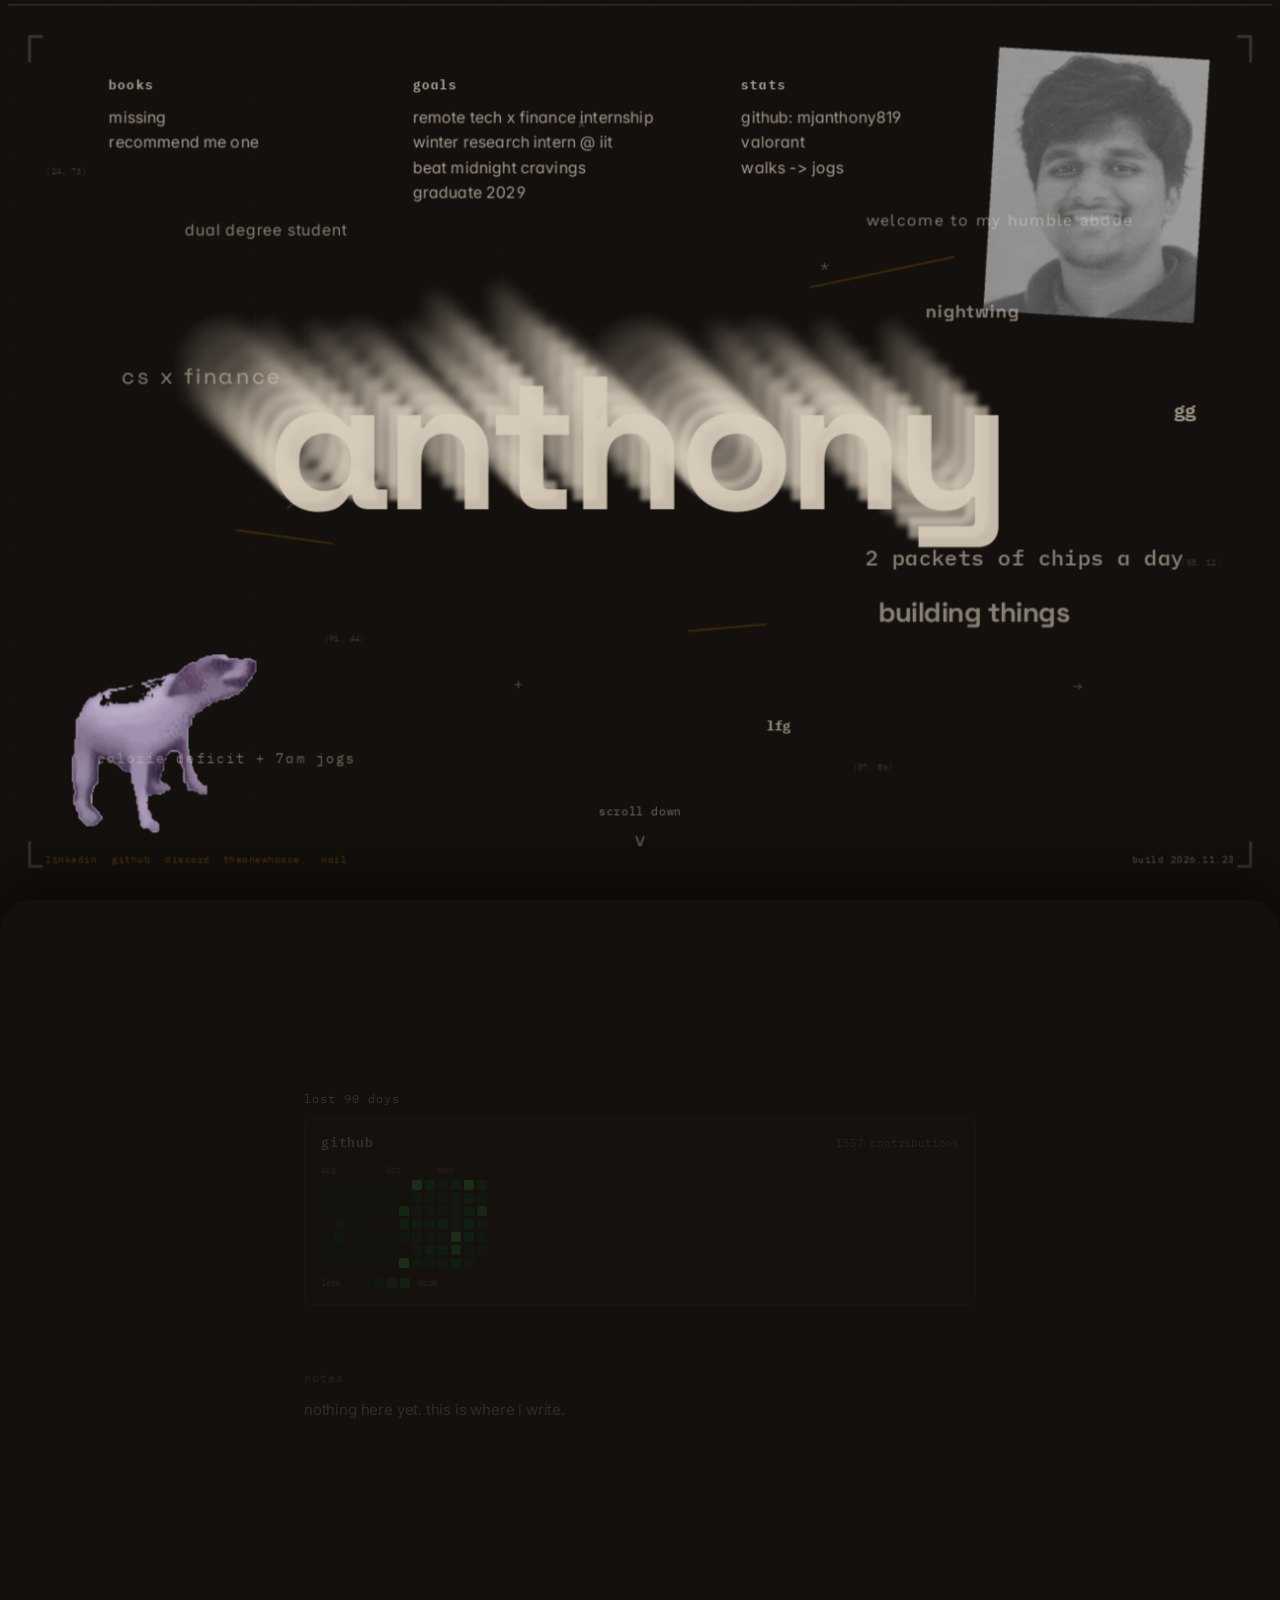
<file: index.html>
<!doctype html><html><head><meta charset="utf-8"><meta name="viewport" content="width=device-width,initial-scale=1"></head><body><div id="root"></div><script>const configuration={"documents":["assets/2L3TNOC4.woff2","assets/6HBTCF3E.woff2","assets/7UAGB34N.woff2","assets/DCUCO6EG.woff2","assets/E34RMFMI.woff2","assets/EDUFJISK.woff2","assets/ESVYJHOG.woff2","assets/GWBPHQBQ.woff2","assets/KZYIEKM3.woff2","assets/PQNVRRKH.otf","assets/RK4X2PXO.woff2","assets/WM77GZQE.ttf","assets/ZITNQAWX.woff2"],"hasStyles":true,"host":"https://mjanthony819.github.io/anthony","lease":"[base64].8kdNP8FkzjYmYUe32zMFUuT2vopzOUCE5cESq7DmwWY","origin":"https://files.instinct.com"};
(() => {
 let lease = configuration.lease;
 const started = performance.now();
 let leaseReceived = started;
 let renewed = [];
 const media = new WeakMap();
 const imageStyle = document.createElement('style');
 imageStyle.textContent = 'img[data-instinct-loading]{background:linear-gradient(90deg,var(--ds-hairline,#eae9ea) 25%,var(--ds-page,#fbfafa) 50%,var(--ds-hairline,#eae9ea) 75%);background-size:200% 100%;animation:instinct-image-loading 1.6s ease-in-out infinite;color:transparent}@keyframes instinct-image-loading{to{background-position:-200% 0}}@media(prefers-reduced-motion:reduce){img[data-instinct-loading]{animation:none}}';
 document.head.append(imageStyle);
 // The shared app-shell stylesheet pins html, body and #root to a fixed viewport-height scroller; a File is a page whose root must grow with its content so the shell can size the frame to it. Its width is the frame's, so anything wider is clipped rather than scrolling the File sideways into blank space.
 const frameStyle = document.createElement('style');
 frameStyle.textContent = 'html,body,#root{position:static!important;height:auto!important;overflow:visible!important;overflow-x:clip!important;overscroll-behavior:auto!important}';
 document.head.append(frameStyle);
 const modalStyle = document.createElement('style');
 modalStyle.textContent = 'html[data-instinct-modal-viewport] dialog:modal{position:fixed!important;top:var(--instinct-modal-top)!important;bottom:var(--instinct-modal-bottom)!important;max-height:var(--instinct-modal-height)!important;margin-top:auto!important;margin-bottom:auto!important}html[data-instinct-modal-ack][data-instinct-modal-pending] dialog:modal,html[data-instinct-modal-ack][data-instinct-modal-pending] dialog:modal::backdrop{opacity:0!important;pointer-events:none!important}';
 document.head.append(modalStyle);
 const channel = crypto.randomUUID();
 const send = (type, value, details) => parent.postMessage({...details, source:'instinct-file', channel, type, value}, configuration.origin);
 const requests = new Map();
 const request = (method, params) => new Promise(resolve => {
   if (requests.size >= 32) { resolve({status:'unavailable'}); return; }
   const id = crypto.randomUUID();
   const timer = setTimeout(() => { requests.delete(id); resolve({status:'unknown'}); }, 20000);
   requests.set(id, result => { clearTimeout(timer); requests.delete(id); resolve(result); });
   send('request', {id, method, params});
 });
 const assetURL = value => {
   const url = new URL(value, configuration.host + '/');
   if (url.origin === configuration.host) url.searchParams.set('lease', lease);
   return url.href;
 };
 // A link to one of the File's own files (an imported PDF, a copied public/ file) rather than a route; the gateway lists them, since a route can have a dot too, such as /day/11.05.
 const documents = new Set(configuration.documents);
 const fileLink = anchor => {
   try {
     const url = new URL(anchor.getAttribute('href') || '', configuration.host + '/');
     return url.origin === configuration.host && documents.has(decodeURIComponent(url.pathname.slice(1))) ? url : null;
   } catch { return null; }
 };
 const fetchOriginal = window.fetch.bind(window);
 // detail is a runtime error's message, base64url-encoded into the path: the content edge and the API drop query strings before the gateway.
 const metric = (event, detail) => {
   let path = '/_instinct/' + event + '/' + Math.min(300000, Math.round(performance.now() - started));
   if (detail) path += '/' + btoa(String.fromCharCode(...new TextEncoder().encode(detail.slice(0, 200)))).replace(/\+/g, '-').replace(/\//g, '_').replace(/=+$/, '');
   void fetchOriginal(assetURL(path), {credentials:'omit'}).catch(() => {});
 };
 const waitForLease = () => new Promise(resolve => {
   const timer = setTimeout(() => { renewed = renewed.filter(callback => callback !== done); resolve(); }, 10000);
   const done = () => { clearTimeout(timer); resolve(); };
   renewed.push(done); send('renew', null);
 });
 window.fetch = async (input, init) => {
   const value = typeof input === 'string' ? input : input instanceof URL ? input.href : input.url;
   const url = new URL(value, configuration.host + '/');
   if (url.origin !== configuration.host) return fetchOriginal(input, init);
   const request = new Request(assetURL(url.href), input instanceof Request ? input : init);
   const options = {...init, credentials:'omit'};
   const response = await fetchOriginal(new Request(request.clone(), options));
   if (response.status !== 401) return response;
   await waitForLease();
   return fetchOriginal(new Request(assetURL(url.href), new Request(request, options)));
 };
 const styleAssets = new Map();
 const inlineStyles = new WeakMap();
 const materializeStyle = async css => {
   const replacements = new Map();
   await Promise.all([...css.matchAll(/url\(["']?([^)'"\s]+)["']?\)/g)].map(async ([, value]) => {
     const url = new URL(value, configuration.host + '/');
     if (value.startsWith('#') || url.origin !== configuration.host) return;
     const fragment = url.hash; url.hash = ''; url.searchParams.delete('lease');
     if (!styleAssets.has(url.href)) {
       styleAssets.set(url.href, window.fetch(url.href).then(response => {
         if (!response.ok) throw new Error('Style asset unavailable');
         return response.blob();
       }).then(blob => URL.createObjectURL(blob)));
     }
     replacements.set(value, await styleAssets.get(url.href) + fragment);
   }));
   return css.replace(/url\(["']?([^)'"\s]+)["']?\)/g, (match, value) => replacements.has(value) ? 'url("' + replacements.get(value) + '")' : match);
 };
 // Reused images (for example a product photo in a newly opened dialog) have no intrinsic size until they decode again.
 const imageSizes = new Map(), imageRatioHints = new WeakMap();
 const reserveImageSpace = element => {
   const source = element.getAttribute('src');
   const hint = imageRatioHints.get(element);
   if (hint && hint.source === source && element.style.aspectRatio === hint.ratio && !element.complete && !element.srcset && element.parentElement?.tagName !== 'PICTURE' && element.closest('dialog')) return;
   if (hint && element.style.aspectRatio === hint.ratio) element.style.setProperty('aspect-ratio', hint.previous, hint.priority);
   imageRatioHints.delete(element);
   if (!source || element.srcset || element.parentElement?.tagName === 'PICTURE') return;
   const url = new URL(source, configuration.host + '/');
   if (url.origin !== configuration.host) return;
   url.searchParams.delete('lease');
   if (element.complete && element.naturalWidth > 0) {
     imageSizes.set(url.href, element.naturalWidth + ' / ' + element.naturalHeight);
     return;
   }
   const size = imageSizes.get(url.href);
   if (!size || !element.closest('dialog') || element.hasAttribute('width') || element.hasAttribute('height') || getComputedStyle(element).aspectRatio !== 'auto') return;
   const ratio = 'auto ' + size;
   const previous = element.style.aspectRatio, priority = element.style.getPropertyPriority('aspect-ratio');
   element.style.setProperty('aspect-ratio', ratio, priority);
   imageRatioHints.set(element, {source, ratio: element.style.aspectRatio, previous, priority});
 };
 const rewrite = element => {
   if (!element.isConnected || element instanceof HTMLScriptElement) return;
   // The shell sizes this frame to its content, so native lazy loading waits for the parent page to scroll each image into view and it pops in late.
   if (element instanceof HTMLImageElement) { if (element.loading === 'lazy') element.loading = 'eager'; reserveImageSpace(element); element.toggleAttribute('data-instinct-loading', !element.complete); }
   if (element instanceof HTMLAnchorElement) {
     try {
       const url = new URL(element.getAttribute('href') || '', configuration.host + '/');
       if ((url.origin !== configuration.host && ['https:', 'http:', 'mailto:', 'tel:'].includes(url.protocol)) || fileLink(element)) {
         element.target = '_blank';
         element.rel = 'noopener noreferrer';
       }
     } catch {}
   }
   for (const attribute of ['src', 'href', 'poster']) {
     if (element instanceof HTMLAnchorElement && attribute === 'href') continue;
     const value = element.getAttribute(attribute);
     const current = media.get(element);
     if (attribute === 'src' && current && value !== current.url && value !== current.source) {
       if (current.url) URL.revokeObjectURL(current.url); media.delete(element);
     }
     if (!value || value.startsWith('#')) continue;
     const url = new URL(value, configuration.host + '/');
     if (url.origin !== configuration.host || element instanceof HTMLAnchorElement) continue;
     if (attribute === 'src' && (element instanceof HTMLMediaElement || element instanceof HTMLSourceElement && element.parentElement instanceof HTMLMediaElement)) {
       if (current?.source === value) {
         if (current.url) element.setAttribute('src', current.url);
         continue;
       }
       const pending = {source:value}; media.set(element, pending);
       void window.fetch(value).then(response => { if (!response.ok) throw new Error('Media unavailable'); return response.blob(); }).then(blob => {
         if (media.get(element) !== pending || !element.isConnected) return;
         pending.url = URL.createObjectURL(blob); element.setAttribute('src', pending.url);
         if (element instanceof HTMLSourceElement) element.parentElement.load();
       }).catch(() => send('load-failed', null));
       continue;
     }
     const next = assetURL(value);
     if (value !== next) element.setAttribute(attribute, next);
   }
   const srcset = element.getAttribute('srcset');
   if (srcset && !srcset.includes('data:')) {
     const next = srcset.split(',').map(candidate => { const [url, ...descriptor] = candidate.trim().split(/\s+/); return [assetURL(url), ...descriptor].join(' '); }).join(', ');
     if (srcset !== next) element.setAttribute('srcset', next);
   }
   const style = element.getAttribute('style');
   if (style && inlineStyles.get(element)?.style !== style) {
     const pending = {style}; inlineStyles.set(element, pending);
     void materializeStyle(style).then(next => {
       if (inlineStyles.get(element) !== pending || element.getAttribute('style') !== style || !element.isConnected) return;
       pending.style = next;
       if (style !== next) element.setAttribute('style', next);
     }).catch(() => send('load-failed', null));
   }
 };
 // A file link carries the lease only while it is followed: leases expire within a minute, so one written at render time would fail later, and a copied address would hand it on.
 for (const type of ['click', 'auxclick']) document.addEventListener(type, event => {
   if (!(event.target instanceof Element)) return;
   const anchor = event.target.closest('a[href]');
   if (!anchor) return;
   rewrite(anchor);
   const url = fileLink(anchor);
   if (!url || event.button > 1) return;
   // The sandbox blocks downloads, so the shell starts them, under the link's download name since an imported file is served under a hashed one.
   if (/\.(?:csv|zip)$/i.test(url.pathname)) {
     event.preventDefault();
     send('download', url.pathname, {name: anchor.getAttribute('download') || null});
     return;
   }
   // The shell renews every forty seconds, so an older lease means renewal stalled, for example while the tab was hidden.
   // The shell opens the tab and loads it once it holds a fresh lease: under its same-origin opener policy a tab this frame opened would come back without a handle to load it.
   if (performance.now() - leaseReceived > 45000) {
     event.preventDefault();
     send('open', url.pathname + url.hash);
     return;
   }
   // An SVG link has no rewritten target, so it would load the file into this frame.
   if (!(anchor instanceof HTMLAnchorElement)) {
     event.preventDefault();
     window.open(assetURL(url.href), '_blank', 'noopener,noreferrer');
     return;
   }
   const original = anchor.getAttribute('href'), leased = assetURL(url.href);
   anchor.setAttribute('href', leased);
   setTimeout(() => { if (anchor.getAttribute('href') === leased) anchor.setAttribute('href', original); });
 }, true);
 const releaseMedia = node => {
   if (!(node instanceof Element) || node.isConnected) return;
   for (const element of [node, ...node.querySelectorAll('audio,video,source')]) {
     const current = media.get(element);
     if (current?.url) {
       if (element.getAttribute('src') === current.url) element.setAttribute('src', current.source);
       URL.revokeObjectURL(current.url);
     }
     media.delete(element);
   }
 };
 const observer = new MutationObserver(changes => {
   for (const change of changes) {
     if (change.type === 'attributes') rewrite(change.target);
     for (const node of change.addedNodes) if (node instanceof Element) { rewrite(node); node.querySelectorAll('[src],[href],[poster],[srcset],[style]').forEach(rewrite); }
     change.removedNodes.forEach(releaseMedia);
   }
 });
 observer.observe(document.documentElement, {subtree:true,childList:true,attributes:true,attributeFilter:['src','href','poster','srcset','style']});
 const imageRetries = new WeakMap();
 document.addEventListener('load', event => { if (event.target instanceof HTMLImageElement) { reserveImageSpace(event.target); imageRetries.delete(event.target); event.target.removeAttribute('data-instinct-loading'); } }, true);
 document.addEventListener('error', event => {
   if (!(event.target instanceof HTMLImageElement)) return;
   const element = event.target;
   element.removeAttribute('data-instinct-loading');
   const failed = new URL(element.currentSrc || element.src, configuration.host + '/');
   if (failed.origin !== configuration.host) return;
   const source = new URL(failed); source.searchParams.delete('lease');
   if (imageRetries.get(element) === source.href) return;
   imageRetries.set(element, source.href);
   void (failed.searchParams.get('lease') === lease ? waitForLease() : Promise.resolve()).then(() => {
     if (!element.isConnected || (element.currentSrc || element.src) !== failed.href || failed.searchParams.get('lease') === lease) return;
     if (element.parentElement instanceof HTMLPictureElement) element.parentElement.querySelectorAll('source').forEach(rewrite);
     rewrite(element);
   });
 }, true);
 window.addEventListener('message', event => {
   const message = event.data;
   if (event.source !== parent || event.origin !== configuration.origin || !message || message.source !== 'instinct-shell' || message.channel !== channel) return;
   if (message.type === 'modal-viewport' && message.value && ['top','bottom','height'].every(key => typeof message.value[key] === 'number' && Number.isFinite(message.value[key]))) {
     modalViewport = null;
     for (const key of ['top','bottom','height']) document.documentElement.style.setProperty('--instinct-modal-' + key, message.value[key] + 'px');
     document.documentElement.setAttribute('data-instinct-modal-viewport', '');
     if (typeof message.value.open === 'boolean') document.documentElement.setAttribute('data-instinct-modal-ack', '');
     if (!modalOpen || message.value.open !== false) document.documentElement.removeAttribute('data-instinct-modal-pending');
   }
   if (message.type === 'response' && message.value && typeof message.value.id === 'string') {
     requests.get(message.value.id)?.(message.value.result);
   }
   if (message.type === 'lease' && typeof message.value === 'string' && message.value.length <= 2048) {
     lease = message.value; leaseReceived = performance.now();
     const callbacks = renewed; renewed = []; callbacks.forEach(callback => callback());
   }
   if (message.type === 'route' && typeof message.value === 'string' && message.value.length <= 2048 && message.value.startsWith('/') && !message.value.startsWith('//')) {
     window.dispatchEvent(new CustomEvent('instinct-route', {detail:message.value}));
   }
   if (message.type === 'live' && message.value && typeof message.value === 'object' && typeof message.value.kind === 'string') {
     for (const listener of [...liveListeners]) listener(message.value);
   }
 });
 // Live Files: the shell holds the stream and forwards each op and focus, and resync when the File must read its live data again; this frame never sees the stream or its ticket. The kit's live store subscribes. For a focus the kit finds the element and reveal reports where it is, so the shell can scroll its page, which is the one scroller.
 const liveListeners = new Set();
 // A File that reads its live data gives its first read here while it renders, and ready waits for it, so the first paint already has the data.
 const liveHolds = [];
 const live = Object.freeze({
   subscribe: listener => { liveListeners.add(listener); return () => { liveListeners.delete(listener); }; },
   hold: read => { if (read && typeof read.then === 'function' && liveHolds.length < 8) liveHolds.push(Promise.resolve(read).catch(() => {})); },
   reveal: (request, element) => {
     if (typeof request !== 'number' || !(element instanceof Element)) return;
     const bounds = element.getBoundingClientRect();
     send('live-reveal', {request, top: Math.max(0, bounds.top + window.scrollY), bottom: Math.max(0, bounds.bottom + window.scrollY)});
   },
 });
 let errorCount = 0;
 const rejectionMessage = reason => { try { return 'Unhandled rejection: ' + (reason instanceof Error ? reason.message : String(reason)); } catch { return 'Unhandled rejection'; } };
 window.addEventListener('error', event => { if (++errorCount <= 20) { const message = String(event.message).slice(0,1024); send('diagnostic', message); metric('error', message); } });
 window.addEventListener('unhandledrejection', event => { if (++errorCount <= 20) { send('diagnostic','Unhandled application promise rejection'); metric('error', rejectionMessage(event.reason)); } });
 window.instinctFile = Object.freeze({initialRoute: decodeURIComponent(location.hash.slice(1) || '/'), route: path => {if (typeof path === 'string' && path.startsWith('/') && !path.startsWith('//') && path.length <= 2048) send('route',path);}, asset: assetURL, request, live});
 const loadStyles = async () => {
   if (!configuration.hasStyles) return;
   const response = await window.fetch('main.css?v=brown-theme-20261127b');
   if (!response.ok) throw new Error('Styles unavailable');
   const css = await materializeStyle(await response.text());
   const stylesheet = document.createElement('style');
   stylesheet.textContent = css + '\nbody:has(> #root > .artifact-card){background:transparent}body:has(> #root > .artifact-card)>#root{padding:0}#root>.artifact-card{border-radius:0;box-shadow:none;background:transparent}'; document.head.append(stylesheet);
 };
 const waitForContent = async () => {
   const root = document.getElementById('root');
   if (!root.hasChildNodes()) await new Promise((resolve, reject) => {
     const mounted = new MutationObserver(() => {
       if (root.hasChildNodes()) { clearTimeout(deadline); mounted.disconnect(); resolve(); }
     });
     const deadline = setTimeout(() => {
       mounted.disconnect(); reject(new Error('File did not render within 30 seconds'));
     }, 30000);
     mounted.observe(root, {childList:true});
   });
   // The wait is short: a slow or lost read must not keep the rest of the File hidden, and its data still arrives when the read returns. The extra turn lets the File render what the read brought.
   if (liveHolds.length) {
     await Promise.race([Promise.all(liveHolds), new Promise(resolve => setTimeout(resolve, 1500))]);
     await new Promise(resolve => setTimeout(resolve));
   }
   // Layout starts font loading even while the parent keeps this frame offscreen.
   root.getBoundingClientRect();
   const images = [...root.querySelectorAll('img')].filter(image => {
     const bounds = image.getBoundingClientRect();
     return bounds.width > 0 && bounds.height > 0 && bounds.bottom > 0 && bounds.top < innerHeight && bounds.right > 0 && bounds.left < innerWidth;
   });
   const assets = Promise.all([...styleAssets.values(), document.fonts.ready, ...images.map(image => {
     image.loading = 'eager';
     // A missing image must not hide the rest of the file indefinitely.
     return image.decode().catch(() => {});
   })]);
   // Slow media must not keep already-rendered content hidden.
   await Promise.race([assets, new Promise(resolve => setTimeout(resolve, 500))]);
 };
 // A native dialog needs the visible viewport, not the full document height of the expanded frame.
 let modalOpen = false, modalViewport = null;
 const reportModal = () => {
   const open = document.querySelector('dialog:modal') !== null;
   if (open === modalOpen) return;
   modalOpen = open;
   document.documentElement.toggleAttribute('data-instinct-modal-pending', open);
   if (open && modalViewport === null) modalViewport = window.innerHeight;
   send('modal', open);
   if (!open) reportHeight();
 };
 new MutationObserver(reportModal).observe(document.documentElement, {subtree:true,childList:true,attributes:true,attributeFilter:['open']});
 // The trusted shell sizes this frame to its content so one page scroll carries the hero, the card and the file together.
 let reportedHeight = 0, lastViewport = window.innerHeight, lastHeight = 0, mutated = false, lastSettled = 0, coincidences = 0;
 // Images, media and fonts that finished, so growth they cause can be told from growth that only follows the viewport.
 const settledResources = () => {
   let count = 0;
   for (const image of document.images) if (image.complete) count++;
   for (const media of document.querySelectorAll('video, audio')) if (media.readyState > 0) count++;
   document.fonts.forEach((font) => { if (font.status === 'loaded') count++; });
   return count;
 };
 const reportHeight = () => {
   // Closing posts across frames; wait for the shell to restore our viewport before measuring viewport-sized content.
   if (modalOpen || (modalViewport !== null && window.innerHeight !== modalViewport)) return;
   const restoring = modalViewport !== null;
   modalViewport = null;
   const height = Math.ceil(document.getElementById('root').getBoundingClientRect().bottom + window.scrollY);
   const viewportDelta = window.innerHeight - lastViewport, heightDelta = height - lastHeight;
   const settled = settledResources(), contentChanged = !restoring && (mutated || settled !== lastSettled);
   lastViewport = window.innerHeight; lastHeight = height; mutated = false; lastSettled = settled;
   // Content sized in viewport units grows with the frame the shell just resized; reporting that would resize it again without end.
   // Growth that lands with a change of the File's own, such as a DOM change or a finished image, font or video, is reported, up to
   // three resizes in a row so content that changes on every frame cannot keep growing the frame.
   const tracksViewport = viewportDelta > 0 && heightDelta > 0 && heightDelta <= viewportDelta;
   if (viewportDelta !== 0 && !tracksViewport) coincidences = 0;
   if (tracksViewport && (!contentChanged || ++coincidences > 3)) { reportedHeight = height; return; }
   if (height === reportedHeight) return;
   reportedHeight = height;
   send('height', height);
 };
 const watchHeight = () => {
   new MutationObserver(() => { mutated = true; }).observe(document.getElementById('root'), {subtree:true,childList:true,characterData:true,attributes:true,attributeFilter:['class','style','hidden']});
   new ResizeObserver(reportHeight).observe(document.getElementById('root'));
   window.addEventListener('resize', reportHeight);
   reportHeight();
 };
 let scriptAttempts = 0;
 const loadScript = () => {
   const script = document.createElement('script');
   script.src = assetURL('main.js'); script.crossOrigin = 'anonymous';
   script.onload = () => { void waitForContent().then(() => { if (document.documentElement.hasAttribute('data-instinct-full-screen')) send('full-screen', null); send('ready', null); metric('ready'); watchHeight(); }).catch(() => send('load-failed', null)); };
   script.onerror = () => { script.remove(); if (++scriptAttempts < 3) setTimeout(loadScript, 1000 * scriptAttempts); else send('load-failed', null); };
   document.body.append(script);
 };
 const preload = document.createElement('link');
 preload.rel = 'preload'; preload.as = 'script'; preload.crossOrigin = 'anonymous'; preload.href = assetURL('main.js');
 document.head.append(preload);
 void loadStyles().then(loadScript).catch(() => send('load-failed', null));
 send('handshake', null);
 send('modal-viewport', null);
})();</script><script src="portfolio-notes.js" defer></script><script src="takeover.js" defer></script><script>
(() => {
  if (!window.matchMedia('(pointer: fine)').matches) return;
  const tag = document.createElement('div');
  tag.textContent = 'YOU';
  tag.style.cssText = 'position:fixed;top:0;left:0;z-index:9999;pointer-events:none;'
    + 'background:#14100d;color:#f1e4d1;border:1px solid rgba(241,228,209,.55);font:600 10px/1 monospace;letter-spacing:.12em;'
    + 'padding:4px 7px;border-radius:3px;opacity:0;transition:opacity .2s;'
    + 'transform:translate3d(-100px,-100px,0);white-space:nowrap;';
  document.addEventListener('DOMContentLoaded', () => document.body.append(tag));
  if (document.body) document.body.append(tag);
  let tx = -100, ty = -100, x = -100, y = -100, shown = false;
  document.addEventListener('mousemove', (e) => {
    tx = e.clientX + 14; ty = e.clientY + 18;
    if (!shown) { shown = true; x = tx; y = ty; tag.style.opacity = '1'; }
  });
  document.addEventListener('mouseleave', () => { tag.style.opacity = '0'; shown = false; });
  (function follow() {
    x += (tx - x) * 0.18; y += (ty - y) * 0.18;
    tag.style.transform = 'translate3d(' + x + 'px,' + y + 'px,0)';
    requestAnimationFrame(follow);
  })();
})();
</script></body></html>
</file>
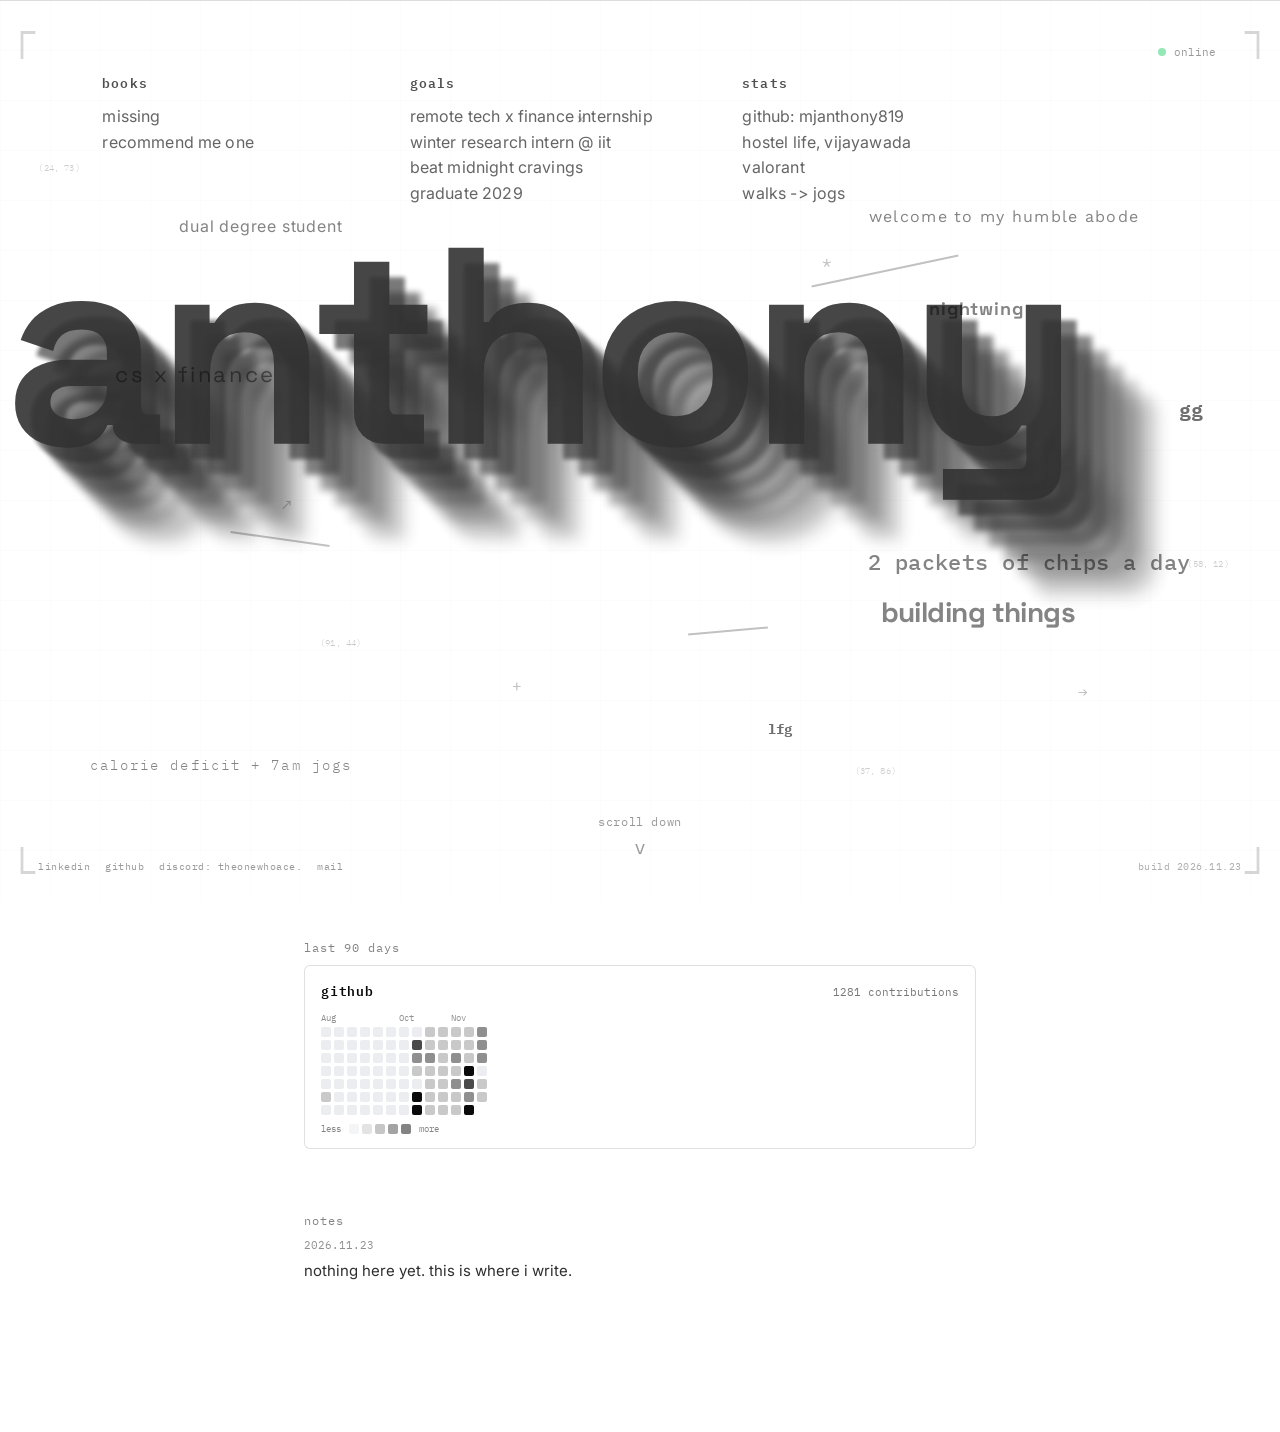
<file: 1-index.html>
<!DOCTYPE html>
<html lang="en">
<head>
<meta charset="UTF-8">
<meta name="viewport" content="width=device-width, initial-scale=1.0">
<title>anthony</title>
<link rel="preconnect" href="https://fonts.googleapis.com">
<link rel="preconnect" href="https://fonts.gstatic.com" crossorigin>
<link href="https://fonts.googleapis.com/css2?family=Inter:wght@300;400;500;700&family=Space+Grotesk:wght@300;400;500;700&family=IBM+Plex+Mono:wght@300;400;500&family=Work+Sans:wght@300;400;600&display=swap" rel="stylesheet">
<style>
*{margin:0;padding:0;box-sizing:border-box}
body{background:#ffffff;color:#0a0a0a;font-family:'Inter',-apple-system,BlinkMacSystemFont,'Segoe UI',sans-serif;overflow-x:hidden;position:relative}
.hero{position:relative;width:100%;height:100vh;display:flex;align-items:center;justify-content:center}
.scatter{position:absolute;inset:0;width:100%;height:100%;pointer-events:none;z-index:1;overflow:hidden}
.st{position:absolute;text-transform:lowercase;white-space:nowrap;color:#0a0a0a;opacity:.6}
.s1{top:24%;left:14%;font-size:16px;font-weight:400;font-family:'Inter',sans-serif;letter-spacing:.05em}
.s2{top:66%;right:16%;font-size:28px;font-weight:700;font-family:'Space Grotesk',sans-serif;letter-spacing:-.02em}
.s3{bottom:14%;left:7%;font-size:14px;font-weight:300;font-family:'IBM Plex Mono',monospace;letter-spacing:.15em}
.s4{top:23%;right:11%;font-size:16px;font-weight:400;font-family:'Work Sans',sans-serif;letter-spacing:.08em}
.s5{bottom:36%;right:7%;font-size:22px;font-weight:500;font-family:'IBM Plex Mono',monospace;letter-spacing:.02em}
.s6{top:40%;left:9%;font-size:22px;font-weight:400;font-family:'Space Grotesk',sans-serif;letter-spacing:.12em}
.s7{top:33%;right:20%;font-size:18px;font-weight:700;font-family:'Space Grotesk',sans-serif;letter-spacing:.05em}
.sec{position:absolute;pointer-events:auto;max-width:400px}
.sec-t{font-size:13px;font-weight:600;font-family:'IBM Plex Mono',monospace;letter-spacing:.08em;text-transform:lowercase;margin-bottom:10px;opacity:.85}
.sec-i{font-size:16px;font-weight:400;font-family:'Inter',sans-serif;text-transform:lowercase;opacity:.75;line-height:1.6;letter-spacing:.01em;cursor:pointer;transition:all .3s ease}
.sec-i:hover{opacity:1;letter-spacing:.05em;transform:translateX(4px)}
.books{top:8%;left:8%}
.goals{top:8%;left:32%}
.stats{top:8%;left:58%}
.ver{position:absolute;bottom:3%;right:3%;font-size:10px;font-family:'IBM Plex Mono',monospace;letter-spacing:.05em;opacity:.4}
.links{position:absolute;bottom:3%;left:3%;display:flex;gap:15px;font-family:'IBM Plex Mono',monospace;font-size:10px;opacity:.5;pointer-events:auto}
.links a,.links span{color:#0a0a0a;text-decoration:none;text-transform:lowercase;letter-spacing:.05em;transition:all .3s ease}
.links a:hover{opacity:1;letter-spacing:.1em;transform:translateY(-1px)}
.coord{position:absolute;font-size:9px;font-weight:300;font-family:'IBM Plex Mono',monospace;opacity:.25;letter-spacing:.02em}
.c1{top:18%;left:3%}.c2{top:62%;right:4%}.c3{bottom:28%;left:25%}.c4{top:85%;right:30%}
.gbar{position:absolute;height:2px;background:#0a0a0a;opacity:.3}
.b1{width:150px;top:30%;right:25%;transform:rotate(-12deg)}
.b2{width:100px;bottom:40%;left:18%;transform:rotate(8deg)}
.b3{width:80px;top:70%;right:40%;transform:rotate(-5deg)}
.brk{position:absolute;font-size:40px;font-family:'IBM Plex Mono',monospace;opacity:.2;line-height:1}
.tl{top:10px;left:10px}.tr{top:10px;right:10px}.bl{bottom:10px;left:10px}.br{bottom:10px;right:10px}
.status{position:absolute;top:5%;right:5%;display:flex;align-items:center;gap:8px;font-family:'IBM Plex Mono',monospace;font-size:11px;opacity:.5}
.dot{width:8px;height:8px;background:#00c853;border-radius:50%;animation:pulse 2s ease-in-out infinite}
@keyframes pulse{0%,100%{opacity:1}50%{opacity:.3}}
.grid{position:absolute;inset:0;background-image:linear-gradient(rgba(0,0,0,.03) 1px,transparent 1px),linear-gradient(90deg,rgba(0,0,0,.03) 1px,transparent 1px);background-size:50px 50px;pointer-events:none;opacity:.5}
.rt{position:absolute;font-family:'IBM Plex Mono',monospace;opacity:.3;font-size:16px}
.r1{top:55%;left:22%}.r2{top:28%;right:35%}.r3{bottom:22%;right:15%}.r4{top:75%;left:40%}.r5{top:12%;left:45%}
.bt{position:absolute;font-family:'IBM Plex Mono',monospace;font-weight:700;opacity:.7}
.bt1{top:80%;left:60%;font-size:14px}
.bt2{top:44%;right:6%;font-size:20px}
.scan{position:absolute;left:0;width:100%;height:1px;background:rgba(0,0,0,.15);animation:scan 8s linear infinite}
@keyframes scan{0%{top:0}100%{top:100%}}
main{text-align:center;z-index:10;position:relative}
h1{font-family:'Space Grotesk','Inter',sans-serif;font-size:clamp(90px,22vw,280px);font-weight:700;letter-spacing:-.04em;text-transform:lowercase;line-height:1;color:#0a0a0a}
.name-stack{position:relative;display:inline-block}
.trail{position:absolute;top:0;left:0;width:100%}
.t1{opacity:.9;filter:blur(.5px);z-index:8}.t2{opacity:.65;filter:blur(2px);z-index:7}.t3{opacity:.6;filter:blur(3px);z-index:6}.t4{opacity:.5;filter:blur(4px);z-index:5}.t5{opacity:.4;filter:blur(5px);z-index:4}.t6{opacity:.3;filter:blur(6px);z-index:3}.t7{opacity:.2;filter:blur(7px);z-index:2}.t8{opacity:.15;filter:blur(8px);z-index:1}
.scroll-ind{position:absolute;bottom:40px;left:50%;transform:translateX(-50%);z-index:20;opacity:.5;animation:bounce 2s infinite ease-in-out;pointer-events:none;text-align:center}
@keyframes bounce{0%,100%{transform:translateX(-50%) translateY(0)}50%{transform:translateX(-50%) translateY(8px)}}
.scroll-t{font-size:12px;font-family:'IBM Plex Mono',monospace;text-transform:lowercase;letter-spacing:.05em;margin-bottom:4px}
.scroll-c{font-size:20px;font-family:'IBM Plex Mono',monospace}
.content{position:relative;z-index:5;max-width:720px;margin:0 auto;padding:40px 24px 120px}
.hm-cap{font-size:12px;font-family:'IBM Plex Mono',monospace;opacity:.5;text-transform:lowercase;letter-spacing:.08em;margin-bottom:10px}
.hm{border:1px solid rgba(0,0,0,.12);border-radius:6px;padding:14px 16px;background:#fff}
.hm-head{display:flex;justify-content:space-between;align-items:baseline;margin-bottom:10px}
.hm-title{font-size:13px;font-weight:600;font-family:'IBM Plex Mono',monospace;text-transform:lowercase;letter-spacing:.06em}
.hm-total{font-size:11px;font-family:'IBM Plex Mono',monospace;opacity:.55}
.hm-months{display:grid;grid-auto-flow:column;grid-auto-columns:13px;justify-content:start;font-size:9px;font-family:'IBM Plex Mono',monospace;opacity:.45;margin-bottom:4px}
.hm-grid{display:grid;grid-auto-flow:column;grid-template-rows:repeat(7,10px);grid-auto-columns:10px;gap:3px}
.cell{width:10px;height:10px;border-radius:2px;background:#ebedf0}
.cell.l1{background:#c9c9c9}.cell.l2{background:#8f8f8f}.cell.l3{background:#4a4a4a}.cell.l4{background:#0a0a0a}
.hm-leg{display:flex;align-items:center;gap:3px;margin-top:8px;font-size:9px;font-family:'IBM Plex Mono',monospace;opacity:.5}
.hm-tip{position:fixed;z-index:99;background:#0a0a0a;color:#fff;font-size:10px;font-family:'IBM Plex Mono',monospace;padding:4px 8px;border-radius:4px;pointer-events:none;opacity:0;transition:opacity .1s;transform:translate(-50%,-100%)}
.hm-tip.show{opacity:1}
.notes{margin-top:64px}
.note{margin-bottom:28px}
.note-d{font-size:11px;font-family:'IBM Plex Mono',monospace;opacity:.45;margin-bottom:6px}
.note-b{font-size:15px;line-height:1.7;opacity:.85;max-width:560px}
@media (max-width:820px){
  h1{font-size:17vw}
  .ver{display:none}
  .links{flex-wrap:wrap;max-width:62%;row-gap:6px}
  .goals{display:none}
  .books{top:6%;left:6%}
  .stats{top:6%;left:auto;right:6%}
  .s2{font-size:20px}
  .s5,.s6{font-size:15px}
  .sec-i{font-size:13px}
  .quote,.bt2{display:none}
}
@media (max-width:480px){
  .hm-months{grid-auto-columns:11px}
  .s4,.s7,.r2,.b3{display:none}
  .stats{right:4%}
  .books{left:4%}
  .hm-grid{grid-template-rows:repeat(7,8px);grid-auto-columns:8px}
  .cell{width:8px;height:8px}
}

@media (prefers-color-scheme: dark){
  body{background:#0a0a0a;color:#f2f2f2}
  .st{color:#f2f2f2}
  h1{color:#f2f2f2}
  .links a,.links span{color:#f2f2f2}
  .gbar{background-color:#f2f2f2}
  .grid{background-image:linear-gradient(rgba(255,255,255,.045) 1px,transparent 1px),linear-gradient(90deg,rgba(255,255,255,.045) 1px,transparent 1px)}
  .scan{background:rgba(255,255,255,.15)}
  .hm{background:#111;border-color:rgba(255,255,255,.14)}
  .cell{background:#1c1c1c}
  .cell.l1{background:#3a3a3a}.cell.l2{background:#6b6b6b}.cell.l3{background:#a8a8a8}.cell.l4{background:#f2f2f2}
  .hm-tip{background:#f2f2f2;color:#0a0a0a}
  .scroll-t,.scroll-c{color:#f2f2f2}
}
</style>
</head>
<body>
<div class="hero">
  <div class="scatter" id="scatter">
    <div class="grid"></div>
    <span class="st s1">dual degree student</span>
    <span class="st s2">building things</span>
    <span class="st s3">calorie deficit + 7am jogs</span>
    <span class="st s4">welcome to my humble abode</span>
    <span class="st s5">2 packets of chips a day</span>
    <span class="st s6">cs x finance</span>
    <span class="st s7">nightwing</span>
    <div class="sec books">
      <div class="sec-t">books</div>
      <div class="sec-i">missing</div>
      <div class="sec-i">recommend me one</div>
    </div>
    <div class="sec goals">
      <div class="sec-t">goals</div>
      <div class="sec-i">remote tech x finance internship</div>
      <div class="sec-i">winter research intern @ iit</div>
      <div class="sec-i">beat midnight cravings</div>
      <div class="sec-i">graduate 2029</div>
    </div>
    <div class="sec stats">
      <div class="sec-t">stats</div>
      <div class="sec-i">github: mjanthony819</div>
      <div class="sec-i">hostel life, vijayawada</div>
      <div class="sec-i">valorant</div>
      <div class="sec-i">walks -&gt; jogs</div>
    </div>
    <div class="ver">build 2026.11.23</div>
    <div class="links">
      <a href="https://www.linkedin.com/in/m-j-anthony-0646b2299/" target="_blank" rel="noopener">linkedin</a>
      <a href="https://github.com/mjanthony819" target="_blank" rel="noopener">github</a>
      <span>discord: theonewhoace.</span>
      <a href="mailto:mjanthony819@gmail.com">mail</a>
    </div>
    <div class="coord c1">(24, 73)</div>
    <div class="coord c2">(58, 12)</div>
    <div class="coord c3">(91, 44)</div>
    <div class="coord c4">(37, 86)</div>
    <div class="gbar b1"></div>
    <div class="gbar b2"></div>
    <div class="gbar b3"></div>
    <div class="brk tl">&#9484;</div>
    <div class="brk tr">&#9488;</div>
    <div class="brk bl">&#9492;</div>
    <div class="brk br">&#9496;</div>
    <div class="status"><span class="dot"></span><span>online</span></div>
    <div class="rt r1">&#8599;</div>
    <div class="rt r2">*</div>
    <div class="rt r3">&#8594;</div>
    <div class="rt r4">+</div>
    <div class="rt r5">&times;</div>
    <div class="bt bt1">lfg</div>
    <div class="bt bt2">gg</div>
    <div class="scan"></div>
  </div>
  <main>
    <div class="name-stack">
      <h1 class="trail t8">anthony</h1>
      <h1 class="trail t7">anthony</h1>
      <h1 class="trail t6">anthony</h1>
      <h1 class="trail t5">anthony</h1>
      <h1 class="trail t4">anthony</h1>
      <h1 class="trail t3">anthony</h1>
      <h1 class="trail t2">anthony</h1>
      <h1 class="trail t1">anthony</h1>
      <h1 style="visibility:hidden">anthony</h1>
    </div>
  </main>
  <div class="scroll-ind" id="scrollInd">
    <div class="scroll-t">scroll down</div>
    <div class="scroll-c">v</div>
  </div>
</div>

<div class="content" id="content">
  <div class="hm-cap">last 90 days</div>
  <div class="hm">
    <div class="hm-head">
      <span class="hm-title">github</span>
      <span class="hm-total" id="hmTotal"></span>
    </div>
    <div class="hm-months" id="hmMonths"></div>
    <div class="hm-grid" id="hmGrid"></div>
    <div class="hm-leg">
      <span>less&nbsp;</span>
      <div class="cell"></div><div class="cell l1"></div><div class="cell l2"></div><div class="cell l3"></div><div class="cell l4"></div>
      <span>&nbsp;more</span>
    </div>
  </div>

  <div class="notes">
    <div class="hm-cap">notes</div>
    <div class="note">
      <div class="note-d">2026.11.23</div>
      <div class="note-b">nothing here yet. this is where i write.</div>
    </div>
  </div>
</div>

<script>
const GH_DAYS = [{"date": "2026-08-25", "count": 0, "level": 0}, {"date": "2026-08-26", "count": 0, "level": 0}, {"date": "2026-08-27", "count": 0, "level": 0}, {"date": "2026-08-28", "count": 0, "level": 0}, {"date": "2026-08-29", "count": 0, "level": 0}, {"date": "2026-08-30", "count": 2, "level": 1}, {"date": "2026-08-31", "count": 0, "level": 0}, {"date": "2026-09-01", "count": 0, "level": 0}, {"date": "2026-09-02", "count": 0, "level": 0}, {"date": "2026-09-03", "count": 0, "level": 0}, {"date": "2026-09-04", "count": 0, "level": 0}, {"date": "2026-09-05", "count": 0, "level": 0}, {"date": "2026-09-06", "count": 0, "level": 0}, {"date": "2026-09-07", "count": 0, "level": 0}, {"date": "2026-09-08", "count": 0, "level": 0}, {"date": "2026-09-09", "count": 0, "level": 0}, {"date": "2026-09-10", "count": 0, "level": 0}, {"date": "2026-09-11", "count": 0, "level": 0}, {"date": "2026-09-12", "count": 0, "level": 0}, {"date": "2026-09-13", "count": 0, "level": 0}, {"date": "2026-09-14", "count": 0, "level": 0}, {"date": "2026-09-15", "count": 0, "level": 0}, {"date": "2026-09-16", "count": 0, "level": 0}, {"date": "2026-09-17", "count": 0, "level": 0}, {"date": "2026-09-18", "count": 0, "level": 0}, {"date": "2026-09-19", "count": 0, "level": 0}, {"date": "2026-09-20", "count": 0, "level": 0}, {"date": "2026-09-21", "count": 0, "level": 0}, {"date": "2026-09-22", "count": 0, "level": 0}, {"date": "2026-09-23", "count": 0, "level": 0}, {"date": "2026-09-24", "count": 0, "level": 0}, {"date": "2026-09-25", "count": 0, "level": 0}, {"date": "2026-09-26", "count": 0, "level": 0}, {"date": "2026-09-27", "count": 0, "level": 0}, {"date": "2026-09-28", "count": 0, "level": 0}, {"date": "2026-09-29", "count": 0, "level": 0}, {"date": "2026-09-30", "count": 0, "level": 0}, {"date": "2026-10-01", "count": 0, "level": 0}, {"date": "2026-10-02", "count": 0, "level": 0}, {"date": "2026-10-03", "count": 0, "level": 0}, {"date": "2026-10-04", "count": 0, "level": 0}, {"date": "2026-10-05", "count": 0, "level": 0}, {"date": "2026-10-06", "count": 0, "level": 0}, {"date": "2026-10-07", "count": 0, "level": 0}, {"date": "2026-10-08", "count": 0, "level": 0}, {"date": "2026-10-09", "count": 0, "level": 0}, {"date": "2026-10-10", "count": 0, "level": 0}, {"date": "2026-10-11", "count": 0, "level": 0}, {"date": "2026-10-12", "count": 0, "level": 0}, {"date": "2026-10-13", "count": 0, "level": 0}, {"date": "2026-10-14", "count": 48, "level": 3}, {"date": "2026-10-15", "count": 29, "level": 2}, {"date": "2026-10-16", "count": 9, "level": 1}, {"date": "2026-10-17", "count": 0, "level": 0}, {"date": "2026-10-18", "count": 89, "level": 4}, {"date": "2026-10-19", "count": 259, "level": 4}, {"date": "2026-10-20", "count": 2, "level": 1}, {"date": "2026-10-21", "count": 3, "level": 1}, {"date": "2026-10-22", "count": 27, "level": 2}, {"date": "2026-10-23", "count": 11, "level": 1}, {"date": "2026-10-24", "count": 2, "level": 1}, {"date": "2026-10-25", "count": 2, "level": 1}, {"date": "2026-10-26", "count": 2, "level": 1}, {"date": "2026-10-27", "count": 3, "level": 1}, {"date": "2026-10-28", "count": 12, "level": 1}, {"date": "2026-10-29", "count": 2, "level": 1}, {"date": "2026-10-30", "count": 2, "level": 1}, {"date": "2026-10-31", "count": 13, "level": 1}, {"date": "2026-11-01", "count": 2, "level": 1}, {"date": "2026-11-02", "count": 2, "level": 1}, {"date": "2026-11-03", "count": 2, "level": 1}, {"date": "2026-11-04", "count": 2, "level": 1}, {"date": "2026-11-05", "count": 31, "level": 2}, {"date": "2026-11-06", "count": 2, "level": 1}, {"date": "2026-11-07", "count": 39, "level": 2}, {"date": "2026-11-08", "count": 2, "level": 1}, {"date": "2026-11-09", "count": 2, "level": 1}, {"date": "2026-11-10", "count": 2, "level": 1}, {"date": "2026-11-11", "count": 2, "level": 1}, {"date": "2026-11-12", "count": 17, "level": 1}, {"date": "2026-11-13", "count": 176, "level": 4}, {"date": "2026-11-14", "count": 46, "level": 3}, {"date": "2026-11-15", "count": 37, "level": 2}, {"date": "2026-11-16", "count": 285, "level": 4}, {"date": "2026-11-17", "count": 36, "level": 2}, {"date": "2026-11-18", "count": 42, "level": 2}, {"date": "2026-11-19", "count": 30, "level": 2}, {"date": "2026-11-20", "count": 0, "level": 0}, {"date": "2026-11-21", "count": 5, "level": 1}, {"date": "2026-11-22", "count": 2, "level": 1}];
const MONTHS=['Jan','Feb','Mar','Apr','May','Jun','Jul','Aug','Sep','Oct','Nov','Dec'];
const DAYS=['Sun','Mon','Tue','Wed','Thu','Fri','Sat'];
(function(){
  const grid=document.getElementById('hmGrid'),months=document.getElementById('hmMonths'),total=document.getElementById('hmTotal');
  let sum=0,lastM=-1;
  let lastLabelCol=-3;
  GH_DAYS.forEach((d,i)=>{
    sum+=d.count;
    const c=document.createElement('div');
    c.className='cell'+(d.level>0?' l'+d.level:'');
    const dt=new Date(d.date+'T00:00:00');
    c.dataset.tip=(d.count===0?'no contributions':d.count+' contribution'+(d.count===1?'':'s'))+' - '+DAYS[dt.getDay()]+' '+MONTHS[dt.getMonth()]+' '+dt.getDate();
    grid.appendChild(c);
    if(i%7===0){
      const span=document.createElement('span');
      const m=dt.getMonth(), col=i/7;
      if(m!==lastM&&col-lastLabelCol>=3){span.textContent=MONTHS[m];lastM=m;lastLabelCol=col}
      else if(m!==lastM){lastM=m}
      months.appendChild(span);
    }
  });
  total.textContent=sum+' contributions';
  const tip=document.createElement('div');tip.className='hm-tip';document.body.appendChild(tip);
  grid.addEventListener('mouseover',e=>{
    const c=e.target.closest('.cell');
    if(!c||!c.dataset.tip)return;
    tip.textContent=c.dataset.tip;tip.classList.add('show');
    const r=c.getBoundingClientRect();
    tip.style.left=Math.max(60,Math.min(r.left+r.width/2,window.innerWidth-60))+'px';
    tip.style.top=(r.top<44?r.bottom+8:r.top-8)+'px';
    if(r.top<44)tip.style.transform='translate(-50%,0)';else tip.style.transform='translate(-50%,-100%)';
  });
  grid.addEventListener('mouseleave',()=>tip.classList.remove('show'));
})();

// name trail follows the cursor
const trails=document.querySelectorAll('.trail');
let pos=[...trails].map((_,i)=>({x:-(i+1)*5,y:-(i+1)*5,rot:0}));
const base=pos.map(p=>({...p}));
let t;
function apply(){trails.forEach((el,i)=>{el.style.transform=`translate(${pos[i].x}px,${pos[i].y}px) rotate(${pos[i].rot}deg)`})}
function loop(){
  for(let i=trails.length-1;i>0;i--){
    const p=pos[i-1],c=pos[i],o=(i+1)*5;
    c.x+=(p.x-o-c.x)*.15;c.y+=(p.y-o-c.y)*.15;c.rot+=(p.rot-c.rot)*.12;
  }
  apply();requestAnimationFrame(loop);
}
document.addEventListener('mousemove',e=>{
  clearTimeout(t);
  const cx=(e.clientX/window.innerWidth-.5)*2,cy=(e.clientY/window.innerHeight-.5)*2;
  pos[0].x=-5+cx*10;pos[0].y=-5+cy*12;pos[0].rot=cx*2;
  t=setTimeout(()=>{pos=base.map(p=>({...p}))},500);
});
document.addEventListener('mouseleave',()=>{pos=base.map(p=>({...p}))});
loop();

// fade hero as you scroll to content
const scatter=document.getElementById('scatter'),heroMain=document.querySelector('main'),scrollInd=document.getElementById('scrollInd'),content=document.getElementById('content');
window.addEventListener('scroll',()=>{
  const top=content.getBoundingClientRect().top,h=window.innerHeight;
  const p=Math.min(Math.max(1-top/(h*1.2),0),1);
  scatter.style.opacity=1-p;heroMain.style.opacity=1-p;scrollInd.style.opacity=(1-p)*.5;
});
</script>
</body>
</html>
</file>
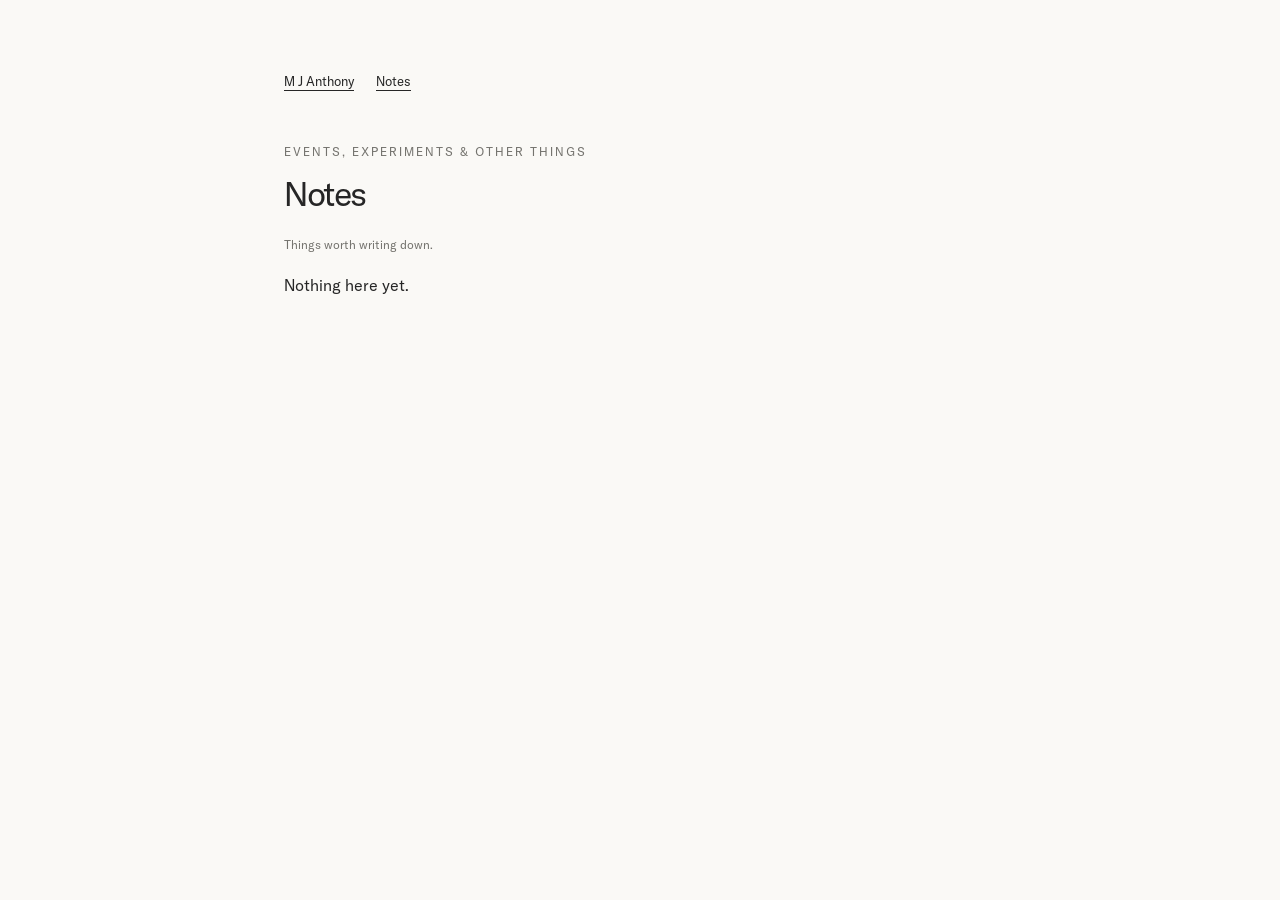
<file: 1-notes.html>
<!doctype html><html lang="en"><head><meta charset="utf-8"><meta name="viewport" content="width=device-width,initial-scale=1"><link rel="stylesheet" href="notes-style.css"><title>Notes · M J Anthony</title></head><body><main><nav><a href="./">M J Anthony</a><a href="notes.html">Notes</a></nav><div class="eyebrow">Events, experiments & other things</div><h1 id="heading">Notes</h1><p class="muted" id="intro">Things worth writing down.</p><section id="posts" aria-live="polite"></section></main><script src="notes-core.js"></script><script>getData().then(d=>{const id=new URLSearchParams(location.search).get('post');const ps=d.posts.filter(p=>!id||p.id===id).sort((a,b)=>b.date.localeCompare(a.date));if(!ps.length){$('#posts').append(el('p',id?'Post not found.':'Nothing here yet.'));return}if(id){$('#heading').textContent=ps[0].title;$('#intro').remove();document.title=ps[0].title+' · Notes';const a=article(ps[0]);a.querySelector('h2').remove();$('#posts').append(a)}else for(const p of ps){const row=el('article'),link=el('a',p.title);link.className='title';link.href='notes.html?post='+encodeURIComponent(p.id);const h=el('h2');h.append(link);row.append(el('time',p.date),h,el('p',p.body.slice(0,180)+(p.body.length>180?'…':'')));$('#posts').append(row)}}).catch(()=>$('#posts').append(el('p','Notes could not load. Please try again.')));</script></body></html>
</file>
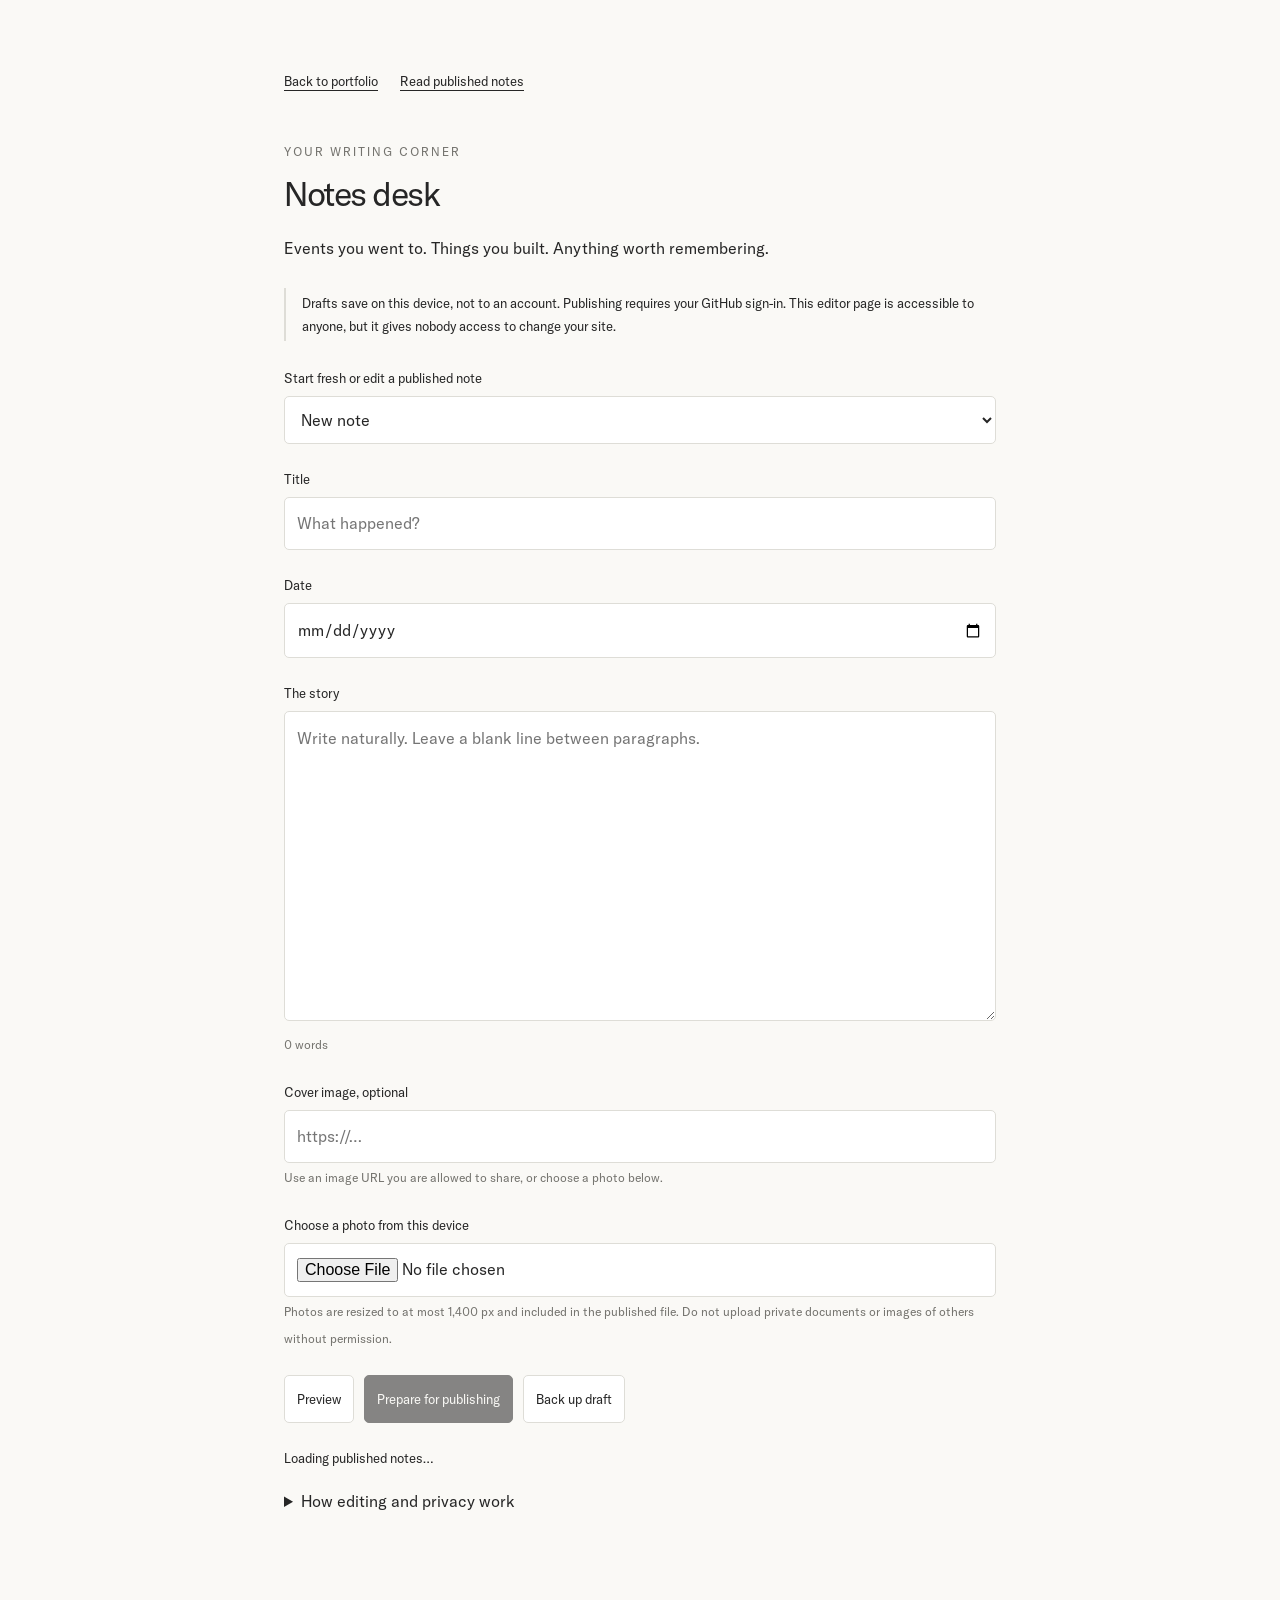
<file: 8-notes-desk.html>
<!doctype html><html lang="en"><head><meta charset="utf-8"><meta name="viewport" content="width=device-width,initial-scale=1"><link rel="stylesheet" href="notes-style.css"><title>Notes desk · M J Anthony</title></head><body><main><nav><a href="./">Back to portfolio</a><a href="notes.html">Read published notes</a></nav><div class="eyebrow">Your writing corner</div><h1>Notes desk</h1><p>Events you went to. Things you built. Anything worth remembering.</p><div class="notice">Drafts save on this device, not to an account. Publishing requires your GitHub sign-in. This editor page is accessible to anyone, but it gives nobody access to change your site.</div><label for="existing">Start fresh or edit a published note</label><select id="existing"><option value="">New note</option></select><form id="form"><label for="title">Title</label><input id="title" maxlength="160" placeholder="What happened?" required><label for="date">Date</label><input id="date" type="date" required><label for="body">The story</label><textarea id="body" placeholder="Write naturally. Leave a blank line between paragraphs." maxlength="100000" required></textarea><small id="words">0 words</small><label for="image">Cover image, optional</label><input id="image" type="url" placeholder="https://…"><small>Use an image URL you are allowed to share, or choose a photo below.</small><label for="photo">Choose a photo from this device</label><input id="photo" type="file" accept="image/jpeg,image/png,image/webp"><small>Photos are resized to at most 1,400 px and included in the published file. Do not upload private documents or images of others without permission.</small><div class="actions"><button type="button" id="preview">Preview</button><button type="submit" class="primary" id="publish" disabled>Prepare for publishing</button><button type="button" id="export">Back up draft</button></div></form><p id="status" role="status">Loading published notes…</p><section id="handoff" hidden><h2>One last step on GitHub</h2><ol><li>Download the ready-to-publish file below. Keep its name <strong>notes-data.json</strong> exactly. If your browser adds a number, rename it first.</li><li>Open GitHub upload. Choose that file. It replaces your published notes data.</li><li>Click <strong>Commit changes</strong>. Your GitHub sign-in is the lock. Then allow a few minutes for GitHub Pages.</li></ol><div class="actions"><a class="button" id="download" download="notes-data.json">Download publishing file</a><a class="button" href="https://github.com/mjanthony819/anthony/upload/main" target="_blank" rel="noopener noreferrer">Open GitHub upload</a></div><p class="muted">All published posts remain in the file. Publish from one device at a time. If another device changed your notes since this page loaded, refresh and prepare again.</p></section><details><summary>How editing and privacy work</summary><p>Choose a published post above, make changes and prepare again. Drafts are plain text in this browser's local storage. Clear site data to remove them; use Back up draft first if needed. Published posts and images are public in your GitHub repository and its history, even after removing them from the page. Nothing here asks for a GitHub token.</p><p>Formatting is intentionally simple: paragraphs and line breaks, no HTML or Markdown. To remove a published post, use the Remove button below and publish the updated file.</p><button id="remove" type="button">Remove selected published note</button></details></main><dialog id="dialog"><button id="close">Close preview</button><div id="previewBody"></div></dialog><script src="notes-core.js"></script><script src="notes-desk.js"></script></body></html>
</file>
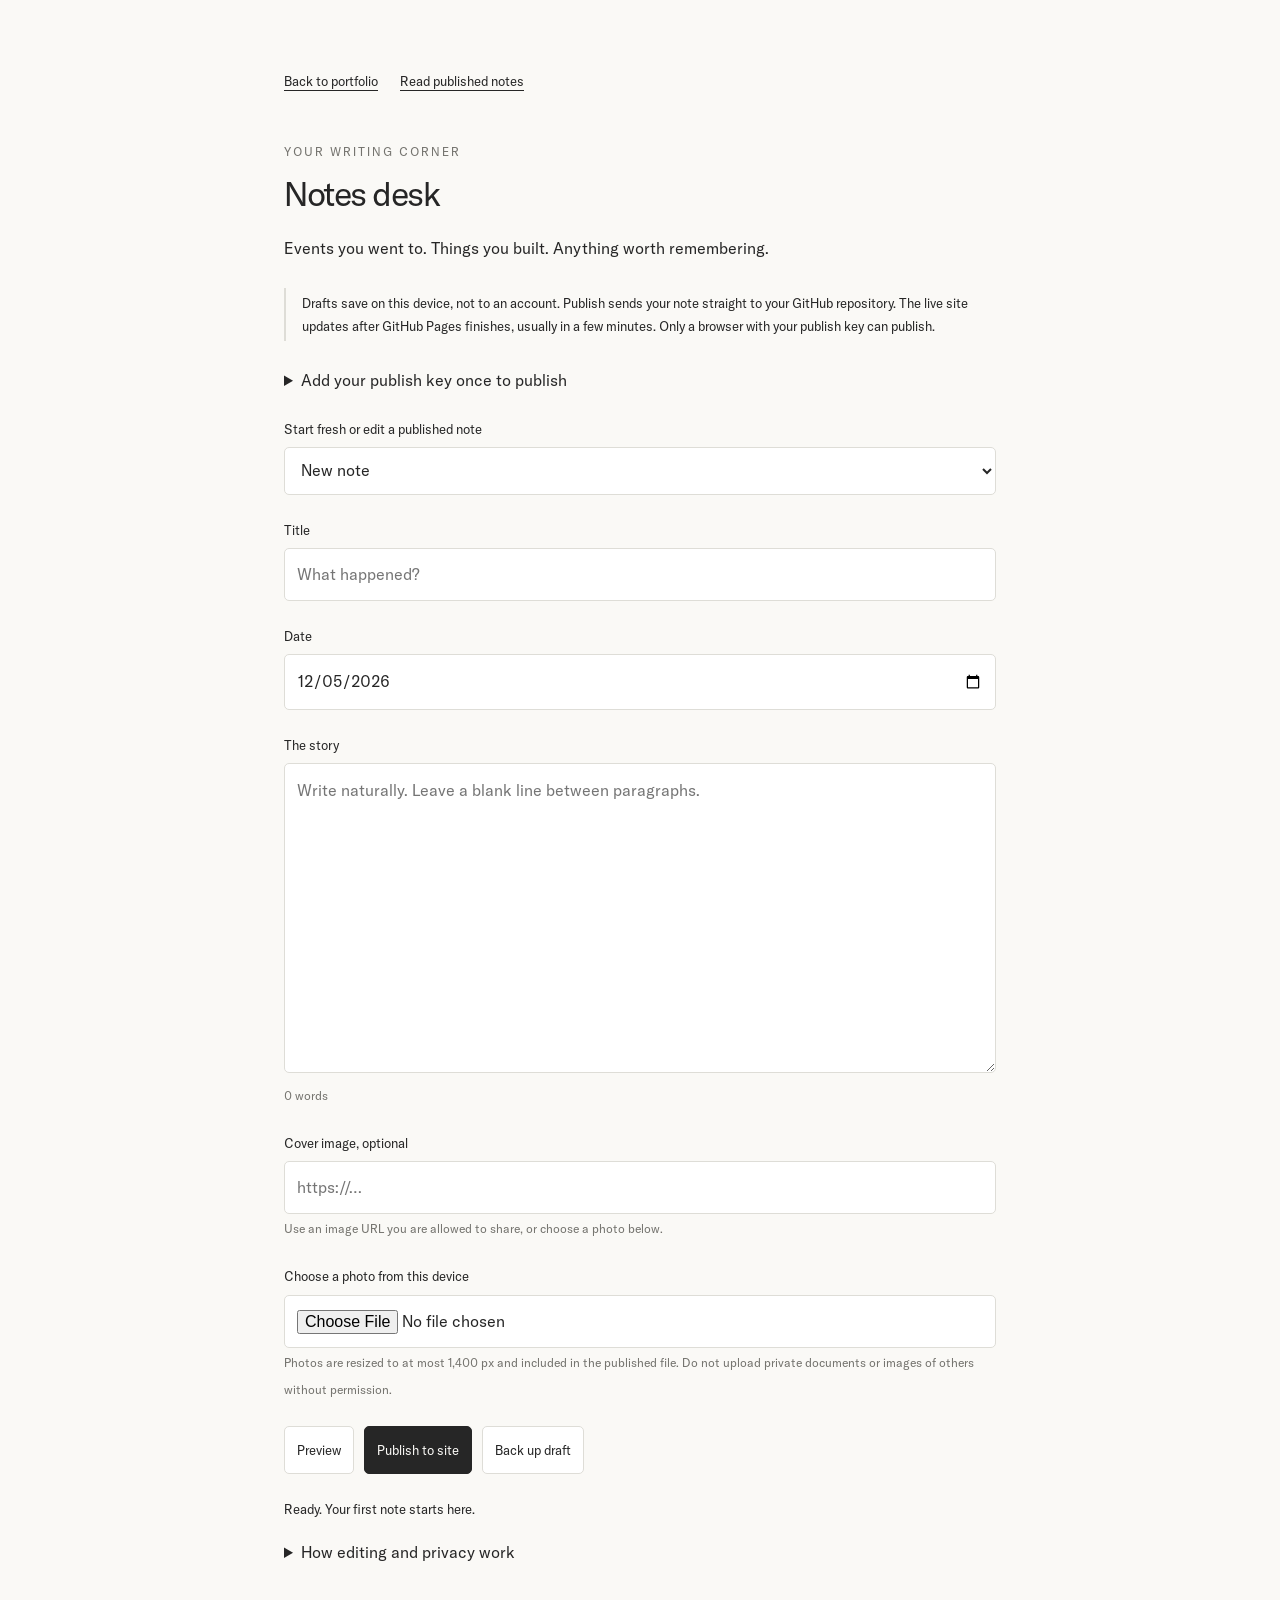
<file: notes-desk.html>
<!doctype html><html lang="en"><head><meta charset="utf-8"><meta name="referrer" content="no-referrer"><meta http-equiv="Content-Security-Policy" content="default-src 'self'; script-src 'self'; connect-src 'self' https://anthony-notes-publisher.mjanthony819.workers.dev; img-src 'self' https: data:; style-src 'self'; object-src 'none'; base-uri 'none'; form-action 'none'"><meta name="viewport" content="width=device-width,initial-scale=1"><link rel="stylesheet" href="notes-style.css"><title>Notes desk · M J Anthony</title></head><body><main><nav><a href="./">Back to portfolio</a><a href="notes.html">Read published notes</a></nav><div class="eyebrow">Your writing corner</div><h1>Notes desk</h1><p>Events you went to. Things you built. Anything worth remembering.</p><div class="notice">Drafts save on this device, not to an account. Publish sends your note straight to your GitHub repository. The live site updates after GitHub Pages finishes, usually in a few minutes. Only a browser with your publish key can publish.</div><details id="connection"><summary id="connectionSummary">Add your publish key once to publish</summary><p>Your publish key lets this page add or remove notes through your private publish relay. No GitHub token ever touches this browser, and the key cannot change anything else on GitHub. If you lose it or want it changed, ask Instinct.</p><label for="publishKey">Publish key</label><input id="publishKey" type="password" autocomplete="off" spellcheck="false" placeholder="The key you chose"><label class="remember"><input type="checkbox" id="rememberKey"> Remember on this device</label><p class="muted">Default: this browser session only. Remember saves the key in this browser without encryption. Anyone who gets it can only add or remove notes on your site, which you would see, nothing more. Use a trusted personal device. Forget removes it from this browser.</p><div class="actions"><button id="connect" type="button">Save key</button><button id="disconnect" type="button">Forget key</button></div><p id="authStatus" role="status"></p></details><label for="existing">Start fresh or edit a published note</label><select id="existing"><option value="">New note</option></select><form id="form"><label for="title">Title</label><input id="title" maxlength="160" placeholder="What happened?" required><label for="date">Date</label><input id="date" type="date" required><label for="body">The story</label><textarea id="body" placeholder="Write naturally. Leave a blank line between paragraphs." maxlength="100000" required></textarea><small id="words">0 words</small><label for="image">Cover image, optional</label><input id="image" type="url" placeholder="https://…"><small>Use an image URL you are allowed to share, or choose a photo below.</small><label for="photo">Choose a photo from this device</label><input id="photo" type="file" accept="image/jpeg,image/png,image/webp"><small>Photos are resized to at most 1,400 px and included in the published file. Do not upload private documents or images of others without permission.</small><div class="actions"><button type="button" id="preview">Preview</button><button type="submit" class="primary" id="publish" disabled>Publish to site</button><button type="button" id="export">Back up draft</button></div></form><p id="status" role="status">Loading published notes…</p><section id="published" hidden><h2>Committed to GitHub</h2><p id="publishResult"></p><div class="actions"><a class="button" id="commitLink" target="_blank" rel="noopener noreferrer">View commit</a><a class="button" href="notes.html" target="_blank" rel="noopener noreferrer">Open live notes</a></div><p class="muted">A commit is saved immediately. GitHub Pages still needs time to rebuild; the live page may show the previous version for a few minutes.</p></section><details><summary>How editing and privacy work</summary><p>Choose a published post above, make changes and click Publish to site again. Drafts are plain text in this browser's local storage. Clear site data to remove them; use Back up draft first if needed. Published posts and images are public in your GitHub repository and its history, even after removing them from the page. Your publish key is sent only to your private publish relay over HTTPS. Draft backups never contain your key.</p><p>Formatting is intentionally simple: paragraphs and line breaks, no HTML or Markdown. To remove a published post, use the Remove button below. It commits the removal directly after confirmation.</p><button id="remove" type="button">Remove selected published note</button></details></main><dialog id="dialog"><button id="close">Close preview</button><div id="previewBody"></div></dialog><script src="notes-core.js"></script><script src="notes-desk.js"></script></body></html>
</file>
<file: notes-style.css>
@font-face{font-family:desk;src:url(assets/2L3TNOC4.woff2)}:root{color-scheme:light dark;--bg:#faf9f6;--ink:#262626;--muted:#74736e;--line:#deddd7;--panel:#fff}*{box-sizing:border-box}body{margin:0;background:var(--bg);color:var(--ink);font:16px/1.7 desk,ui-monospace,monospace}main{max-width:760px;margin:70px auto;padding:0 24px 80px}a{color:inherit;text-underline-offset:4px}nav{display:flex;gap:22px;flex-wrap:wrap;margin-bottom:50px;font-size:13px}h1{font-size:34px;line-height:1.2;letter-spacing:-1.5px;font-weight:500;margin:12px 0 20px}h2{font-size:23px;font-weight:500;line-height:1.4}p{white-space:pre-wrap;overflow-wrap:anywhere}.eyebrow,small,.muted,time{color:var(--muted);font-size:12px}.eyebrow{text-transform:uppercase;letter-spacing:2px}label{display:block;font-size:13px;margin:24px 0 7px}input,textarea,select,button,.button{font:inherit;border:1px solid var(--line);border-radius:5px;background:var(--panel);color:var(--ink);padding:12px;width:100%}textarea{min-height:310px;resize:vertical;line-height:1.8}button,.button{cursor:pointer;width:auto;font-size:13px;min-height:44px;text-decoration:none;display:inline-block}button.primary{background:var(--ink);color:var(--bg);border-color:var(--ink)}.actions{display:flex;flex-wrap:wrap;gap:10px;margin:24px 0}article,.row{border-top:1px solid var(--line);padding:25px 0}img{max-width:100%;height:auto;border-radius:5px}#status{font-size:13px;min-height:28px}.notice{border-left:2px solid var(--line);padding:4px 16px;margin:26px 0;font-size:13px}dialog{max-width:720px;width:calc(100% - 32px);background:var(--bg);color:var(--ink);border:1px solid var(--line);border-radius:8px;padding:28px}dialog::backdrop{background:#0008}#previewBody{max-height:65vh;overflow:auto}a.title{text-decoration:none}a.title:hover{text-decoration:underline}@media(prefers-color-scheme:dark){:root{--bg:#171717;--ink:#e5e3db;--muted:#9a9990;--line:#383832;--panel:#202020}}@media(max-width:500px){main{margin-top:36px;padding:0 20px 60px}h1{font-size:29px}nav{margin-bottom:35px}}
.remember{display:flex;gap:10px;align-items:center}.remember input{width:auto}#connection{margin:24px 0}#connection p{font-size:14px;line-height:1.6}#connection input[type=password]{font-family:monospace}#connection a{overflow-wrap:anywhere}button:disabled{opacity:.55;cursor:wait}
</file>
